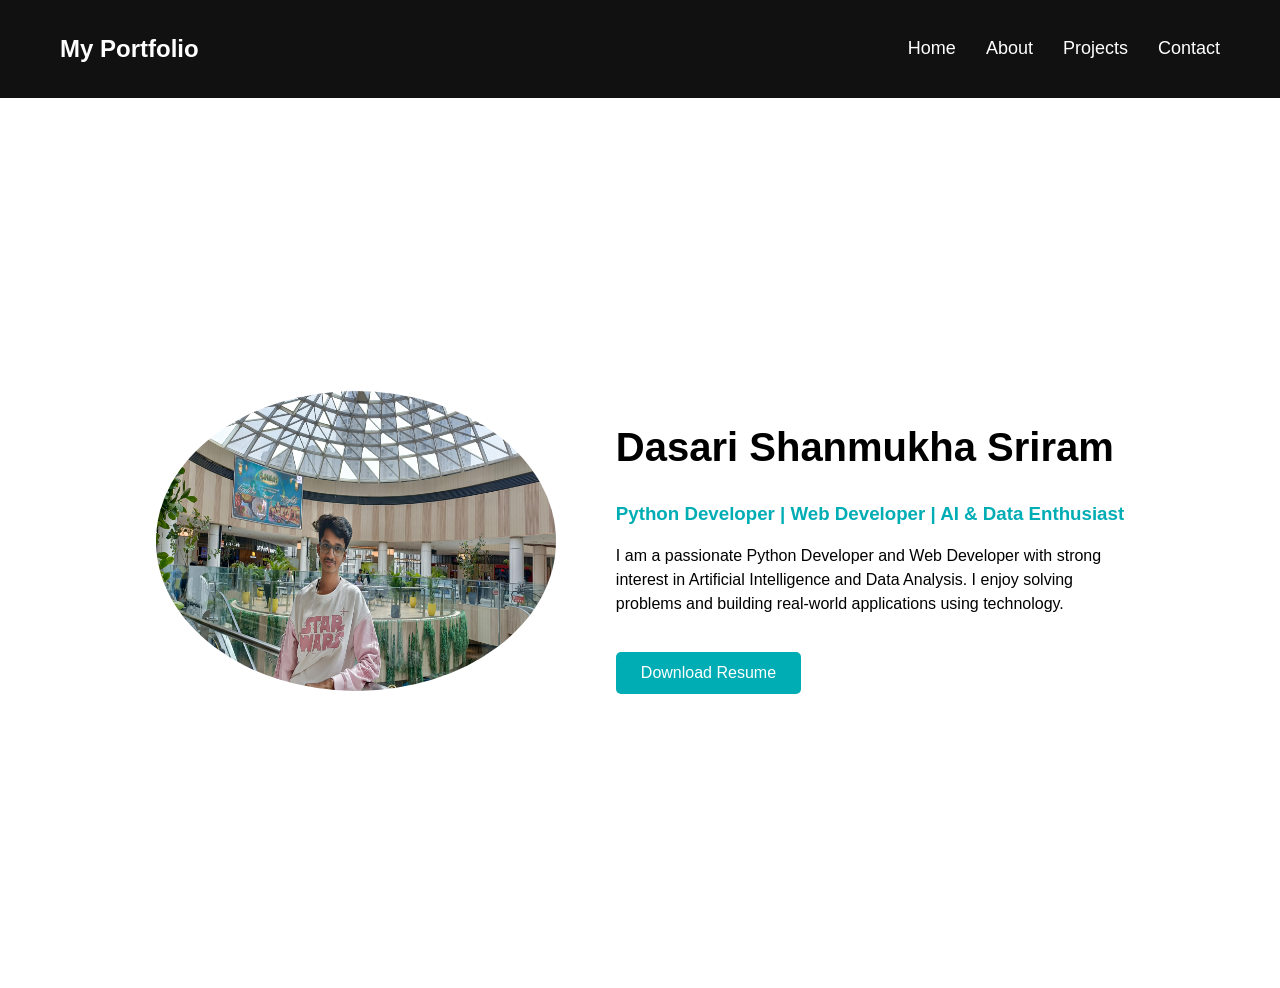
<file: index.html>
<!DOCTYPE html>
<html lang="en">

<head>
    <title>Shanmukha Sriram Portfolio</title>
    <link rel="stylesheet" href="style.css">
</head>

<body>

<header>

    <h2 class="logo">My Portfolio</h2>

    <nav>
        <ul>
            <li><a href="./index.html">Home</a></li>
            <li><a href="./about.html">About</a></li>
            <li><a href="./projects.html">Projects</a></li>
            <li><a href="./contact.html">Contact</a></li>
        </ul>
    </nav>

</header>


<section class="home">

    <div class="image">
        <img src="./IMG_20260303_222539.jpg.jpeg" alt="profile image">
    </div>

    <div class="content">

        <h1>Dasari Shanmukha Sriram</h1>

        <h3>Python Developer | Web Developer | AI & Data Enthusiast</h3>

        <p>
            I am a passionate Python Developer and Web Developer with strong
            interest in Artificial Intelligence and Data Analysis. I enjoy
            solving problems and building real-world applications using technology.
        </p>

        <a href="./Shanmuukha_Sriram.pdf" download class="btn">Download Resume</a>

    </div>

</section>

</body>
</html>
</file>
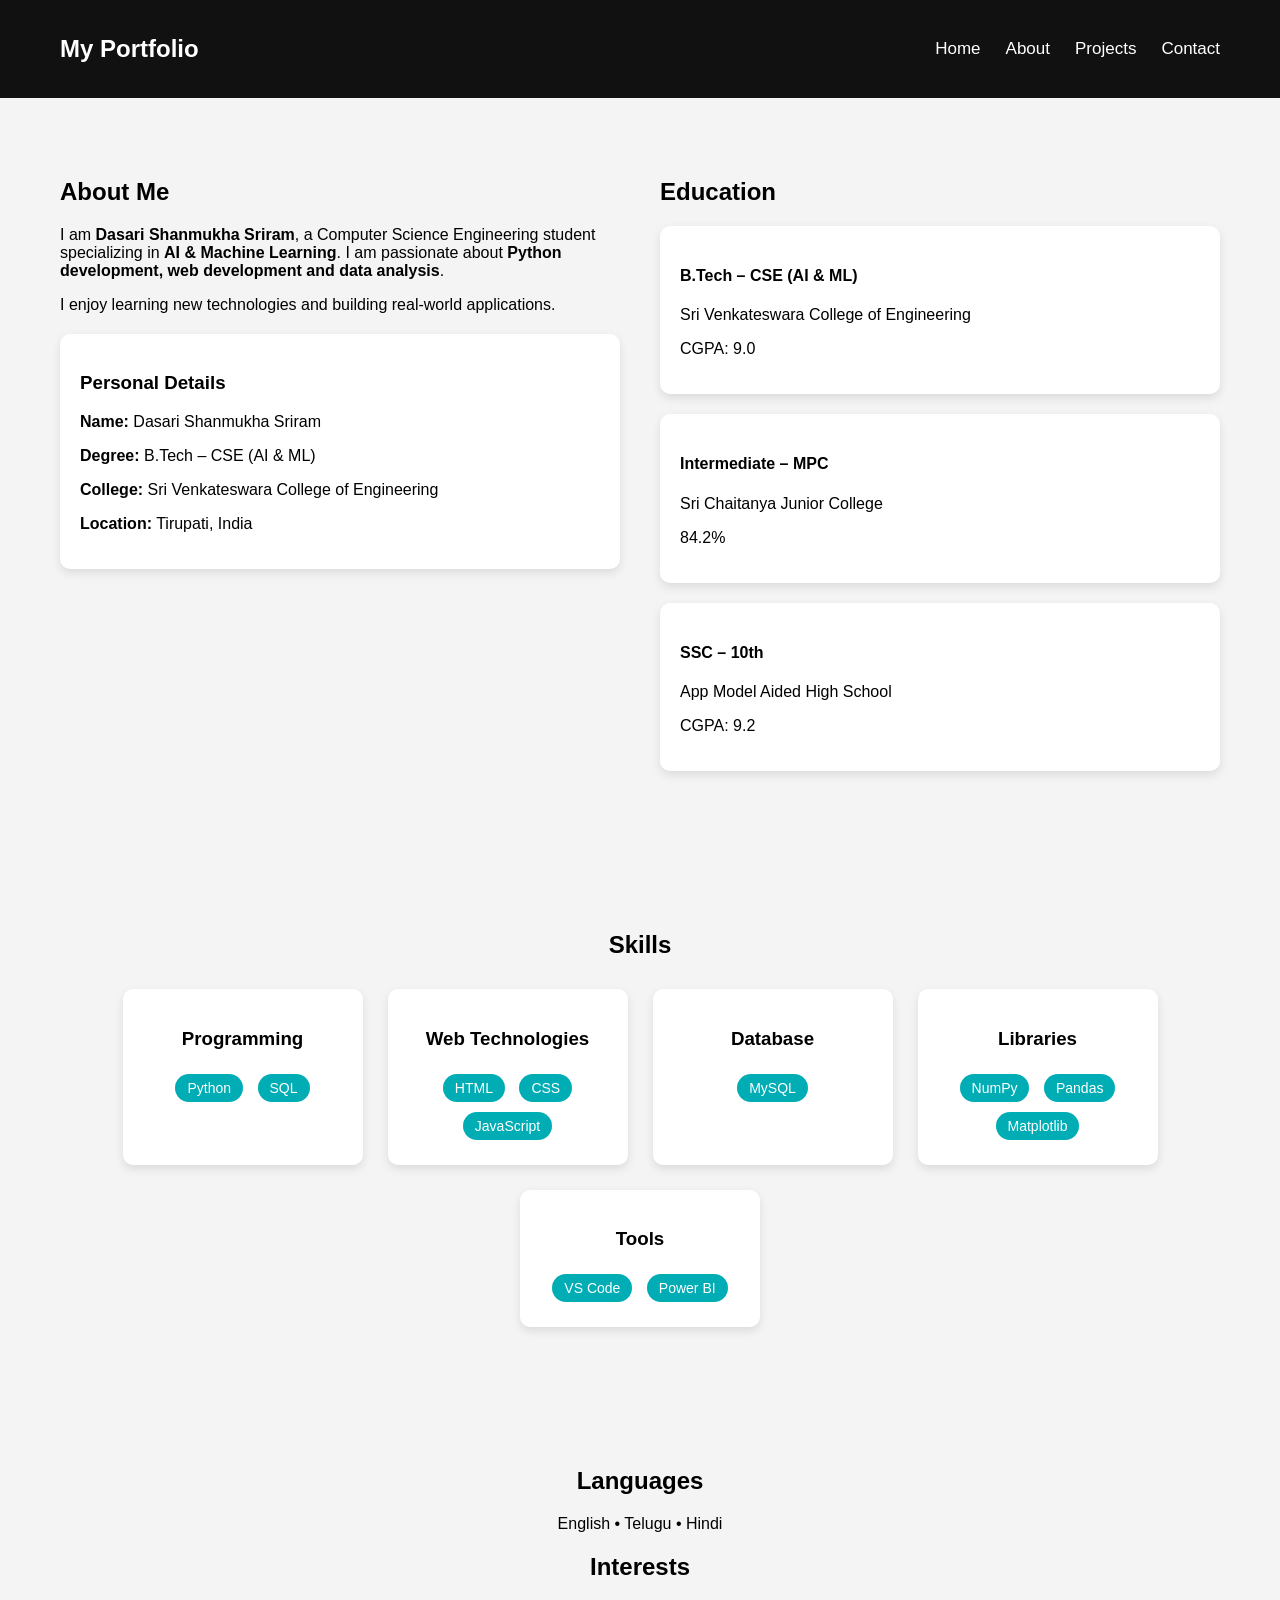
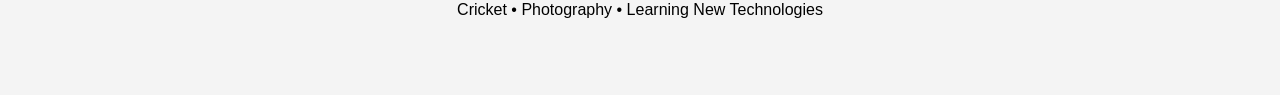
<file: about.html>
<!DOCTYPE html>
<html lang="en">
<head>
<title>About - Shanmukha Sriram</title>
<link rel="stylesheet" href="about.css">
</head>

<body>

<header>
<h2 class="logo">My Portfolio</h2>

<nav>
<ul>
<li><a href="./index.html">Home</a></li>
<li><a href="./about.html">About</a></li>
<li><a href="./projects.html">Projects</a></li>
<li><a href="./contact.html">Contact</a></li>
</ul>
</nav>
</header>


<section class="about-container">

<div class="about-left">

<h1>About Me</h1>

<p>
I am <b>Dasari Shanmukha Sriram</b>, a Computer Science Engineering student
specializing in <b>AI & Machine Learning</b>. I am passionate about
<b>Python development, web development and data analysis</b>.
</p>

<p>
I enjoy learning new technologies and building real-world applications.
</p>

<div class="personal-box">

<h3>Personal Details</h3>

<p><b>Name:</b> Dasari Shanmukha Sriram</p>
<p><b>Degree:</b> B.Tech – CSE (AI & ML)</p>
<p><b>College:</b> Sri Venkateswara College of Engineering</p>
<p><b>Location:</b> Tirupati, India</p>

</div>

</div>


<div class="about-right">

<h2>Education</h2>

<div class="edu-card">
<h4>B.Tech – CSE (AI & ML)</h4>
<p>Sri Venkateswara College of Engineering</p>
<p>CGPA: 9.0</p>
</div>

<div class="edu-card">
<h4>Intermediate – MPC</h4>
<p>Sri Chaitanya Junior College</p>
<p>84.2%</p>
</div>

<div class="edu-card">
<h4>SSC – 10th</h4>
<p>App Model Aided High School</p>
<p>CGPA: 9.2</p>
</div>

</div>

</section>



<section class="skills">

<h1>Skills</h1>

<div class="skills-grid">

<div class="skill-card">
<h3>Programming</h3>
<span>Python</span>
<span>SQL</span>
</div>

<div class="skill-card">
<h3>Web Technologies</h3>
<span>HTML</span>
<span>CSS</span>
<span>JavaScript</span>
</div>

<div class="skill-card">
<h3>Database</h3>
<span>MySQL</span>
</div>

<div class="skill-card">
<h3>Libraries</h3>
<span>NumPy</span>
<span>Pandas</span>
<span>Matplotlib</span>
</div>

<div class="skill-card">
<h3>Tools</h3>
<span>VS Code</span>
<span>Power BI</span>
</div>

</div>

</section>


<section class="extra">

<h2>Languages</h2>
<p>English • Telugu • Hindi</p>

<h2>Interests</h2>
<p>Cricket • Photography • Learning New Technologies</p>

</section>

</body>
</html>
</file>
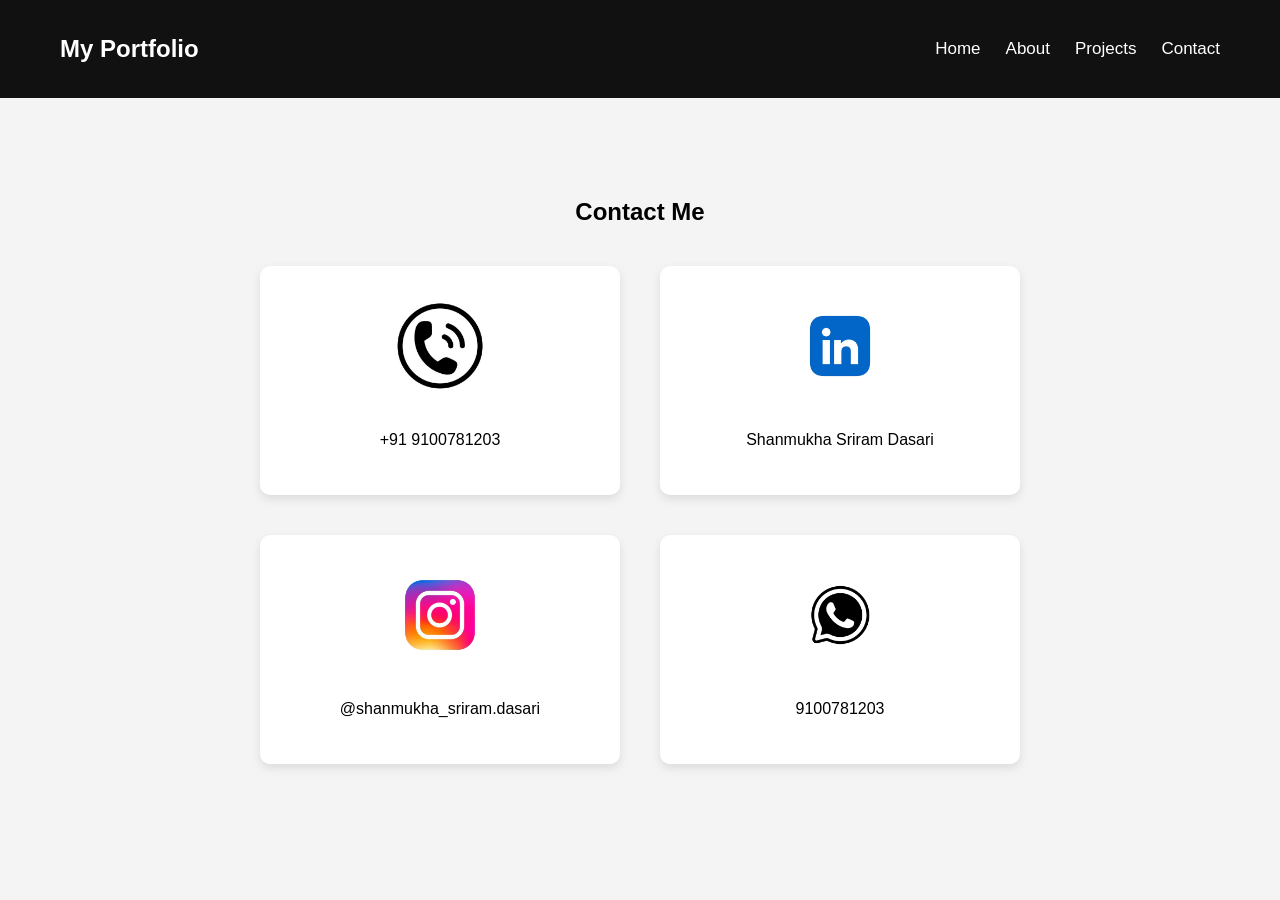
<file: contact.html>
<!DOCTYPE html>
<html lang="en">

<head>
<title>Contact - Shanmukha Sriram</title>
<link rel="stylesheet" href="contact.css">
</head>

<body>

<header>

<h2 class="logo">My Portfolio</h2>

<nav>
<ul>
<li><a href="./index.html">Home</a></li>
<li><a href="./about.html">About</a></li>
<li><a href="./projects.html">Projects</a></li>
<li><a href="./contact.html">Contact</a></li>
</ul>
</nav>

</header>


<section class="contact">

<h1>Contact Me</h1>

<div class="contact-container">


<div class="contact-card">
<a href="tel:9100781203">
<img src="./Circle Phone Call Icon In Black Color Vector, Phone, Icon, Call PNG and Vector with Transparent Background for Free Download.jpg" alt="phone">
</a>
<p>+91 9100781203</p>
</div>


<div class="contact-card">
<a href="https://linkedin.com/in/shanmukha-sriram-dasari-8b0910321" target="_blank">
<img src="./Baixar vetor do logotipo do linkedin, símbolo do linkedin, vetor grátis do ícone do linkedin.jpg" alt="linkedin">
</a>
<p>Shanmukha Sriram Dasari</p>
</div>


<div class="contact-card">
<a href="https://instagram.com/yourinstagramid" target="_blank">
<img src="./Instagram Logo.jpg" alt="instagram">
</a>
<p>@shanmukha_sriram.dasari</p>
</div>


<div class="contact-card">
<a href="https://wa.me/919100781203" target="_blank">
<img src="./download (2).jpg" alt="whatsapp">
</a>
<p>9100781203</p>
</div>


</div>

</section>

</body>
</html>
</file>
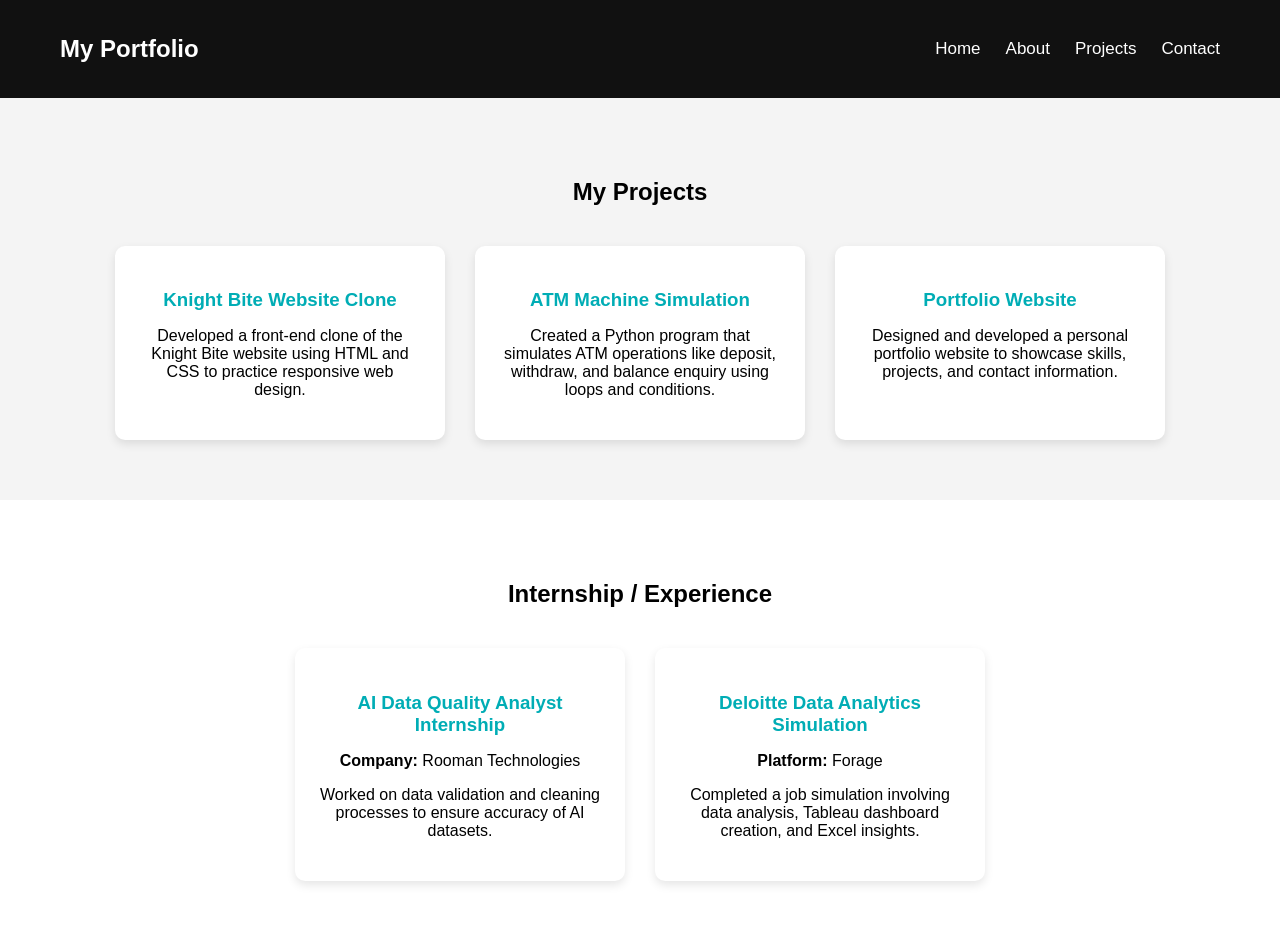
<file: projects.html>
<!DOCTYPE html>
<html lang="en">

<head>
<title>Projects - Shanmukha Sriram</title>
<link rel="stylesheet" href="projects.css">
</head>

<body>

<header>

<h2 class="logo">My Portfolio</h2>

<nav>
<ul>
<li><a href="./index.html">Home</a></li>
<li><a href="./about.html">About</a></li>
<li><a href="./projects.html">Projects</a></li>
<li><a href="./contact.html">Contact</a></li>
</ul>
</nav>

</header>


<!-- PROJECTS SECTION -->

<section class="projects">

<h1>My Projects</h1>

<div class="project-container">

<div class="project-card">
<h3>Knight Bite Website Clone</h3>
<p>Developed a front-end clone of the Knight Bite website using HTML and CSS to practice responsive web design.</p>
</div>

<div class="project-card">
<h3>ATM Machine Simulation</h3>
<p>Created a Python program that simulates ATM operations like deposit, withdraw, and balance enquiry using loops and conditions.</p>
</div>

<div class="project-card">
<h3>Portfolio Website</h3>
<p>Designed and developed a personal portfolio website to showcase skills, projects, and contact information.</p>
</div>

</div>

</section>


<!-- INTERNSHIP SECTION -->

<section class="internship">

<h1>Internship / Experience</h1>

<div class="project-container">

<div class="project-card">
<h3>AI Data Quality Analyst Internship</h3>
<p><b>Company:</b> Rooman Technologies</p>
<p>Worked on data validation and cleaning processes to ensure accuracy of AI datasets.</p>
</div>

<div class="project-card">
<h3>Deloitte Data Analytics Simulation</h3>
<p><b>Platform:</b> Forage</p>
<p>Completed a job simulation involving data analysis, Tableau dashboard creation, and Excel insights.</p>
</div>

</div>

</section>

</body>
</html>
</file>
<file: style.css>
body{
    margin:0;
    font-family:Arial, Helvetica, sans-serif;
}


/* HEADER */

header{
    display:flex;
    justify-content:space-between;
    align-items:center;
    background:#111;
    color:white;
    padding:15px 60px;
}

.logo{
    font-size:24px;
}

nav ul{
    list-style:none;
    display:flex;
}

nav ul li{
    margin-left:30px;
}

nav ul li a{
    text-decoration:none;
    color:white;
    font-size:18px;
    transition:0.3s;
}

nav ul li a:hover{
    color:#00adb5;
}


/* HOME SECTION */

.home{
    display:flex;
    align-items:center;
    justify-content:center;
    height:90vh;
    padding:40px;
}


.image img{
    height: 300px;
    width:400px;
    border-radius:50%;
    margin-right:60px;
}


.content h1{
    font-size:40px;
}

.content h3{
    color:#00adb5;
}

.content p{
    max-width:500px;
    line-height:1.5;
}


/* BUTTON */

.btn{
    display:inline-block;
    margin-top:20px;
    padding:12px 25px;
    background:#00adb5;
    color:white;
    text-decoration:none;
    border-radius:5px;
    font-size:16px;
}

.btn:hover{
    background:#007b80;
}
</file>
<file: about.css>
body{
margin:0;
font-family:Arial;
background:#f4f4f4;
}


/* HEADER */

header{
display:flex;
justify-content:space-between;
align-items:center;
background:#111;
color:white;
padding:15px 60px;
}

nav ul{
display:flex;
list-style:none;
}

nav ul li{
margin-left:25px;
}

nav ul li a{
color:white;
text-decoration:none;
font-size:17px;
}

nav ul li a:hover{
color:#00adb5;
}


/* ABOUT SECTION */

.about-container{
display:flex;
gap:40px;
padding:60px;
}

.about-left{
flex:1;
}

.personal-box{
background:white;
padding:20px;
border-radius:10px;
margin-top:20px;
box-shadow:0 4px 10px rgba(0,0,0,0.1);
}

.about-right{
flex:1;
}

.edu-card{
background:white;
padding:20px;
border-radius:10px;
margin-bottom:20px;
box-shadow:0 4px 10px rgba(0,0,0,0.1);
transition:0.3s;
}

.edu-card:hover{
transform:translateY(-5px);
}


/* SKILLS */

.skills{
padding:60px;
text-align:center;
}

.skills-grid{
display:flex;
justify-content:center;
flex-wrap:wrap;
gap:25px;
margin-top:30px;
}

.skill-card{
background:white;
padding:20px;
width:200px;
border-radius:10px;
box-shadow:0 4px 10px rgba(0,0,0,0.1);
}

.skill-card span{
display:inline-block;
background:#00adb5;
color:white;
padding:6px 12px;
margin:5px;
border-radius:20px;
font-size:14px;
}


/* EXTRA */

.extra{
padding:60px;
text-align:center;
}
</file>
<file: contact.css>
body{
margin:0;
font-family:Arial;
background:#f4f4f4;
}


/* HEADER */

header{
display:flex;
justify-content:space-between;
align-items:center;
background:#111;
color:white;
padding:15px 60px;
}

nav ul{
display:flex;
list-style:none;
}

nav ul li{
margin-left:25px;
}

nav ul li a{
color:white;
text-decoration:none;
font-size:17px;
}

nav ul li a:hover{
color:#00adb5;
}

/* CONTACT PAGE */

.contact{
padding:80px;
text-align:center;
}

.contact h1{
margin-bottom:40px;
}

.contact-container{
display:flex;
justify-content:center;
flex-wrap:wrap;
gap:40px;
}

.contact-card{
background:white;
padding:30px;
width:300px;
border-radius:10px;
box-shadow:0 4px 10px rgba(0,0,0,0.1);
transition:0.3s;
}

.contact-card:hover{
transform:translateY(-8px);
box-shadow:0 10px 20px rgba(0,0,0,0.2);
}

.contact-card img{
width:100px;
margin-bottom:15px;
}

.contact-card p{
font-size:16px;
}
</file>
<file: projects.css>
body{
margin:0;
font-family:Arial;
background:#f4f4f4;
}


/* HEADER */

header{
display:flex;
justify-content:space-between;
align-items:center;
background:#111;
color:white;
padding:15px 60px;
}

nav ul{
display:flex;
list-style:none;
}

nav ul li{
margin-left:25px;
}

nav ul li a{
color:white;
text-decoration:none;
font-size:17px;
}

nav ul li a:hover{
color:#00adb5;
}


/* PROJECTS */

.projects{
padding:60px;
text-align:center;
}

.project-container{
display:flex;
flex-wrap:wrap;
justify-content:center;
gap:30px;
margin-top:40px;
}

.project-card{
background:white;
width:280px;
padding:25px;
border-radius:10px;
box-shadow:0 4px 10px rgba(0,0,0,0.1);
transition:0.3s;
}

.project-card:hover{
transform:translateY(-8px);
box-shadow:0 10px 20px rgba(0,0,0,0.2);
}

.project-card h3{
color:#00adb5;
margin-bottom:10px;
}


/* INTERNSHIP SECTION */

.internship{
padding:60px;
text-align:center;
background:#ffffff;
}

.internship h1{
margin-bottom:20px;
}
</file>
